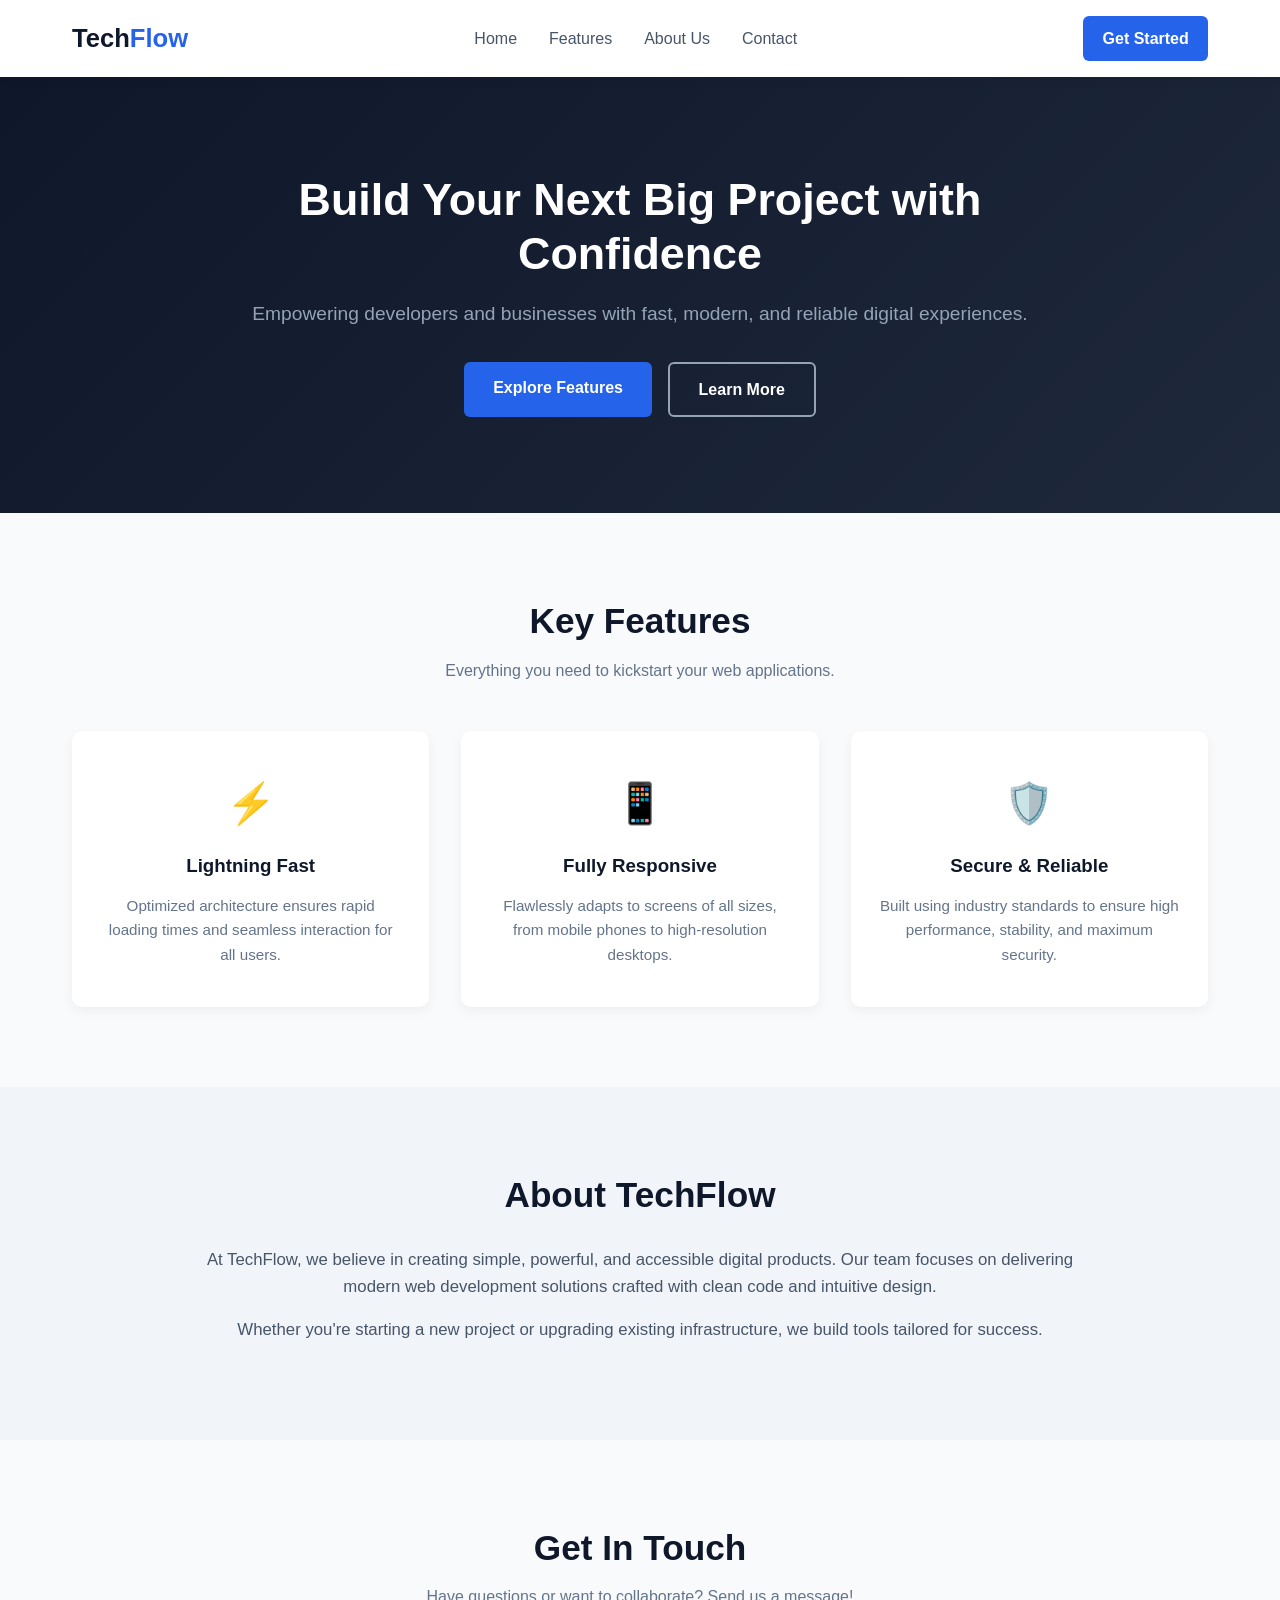
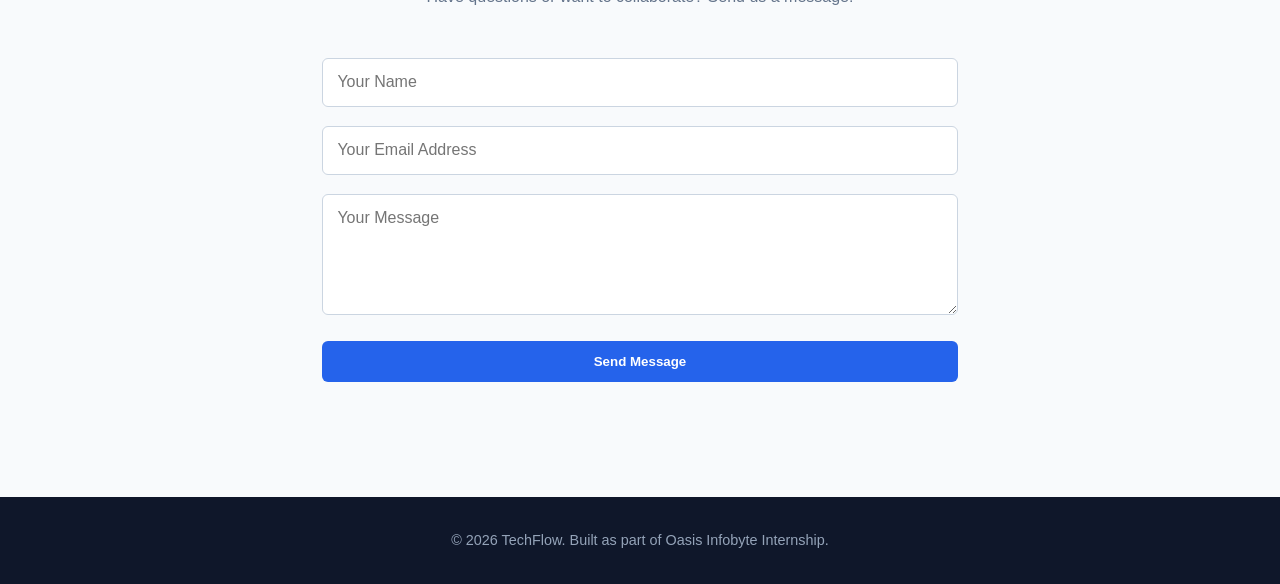
<file: WebDev-L1-LandingPage/index.html>
<!DOCTYPE html>
<html lang="en">
<head>
    <meta charset="UTF-8">
    <meta name="viewport" content="width=device-width, initial-scale=1.0">
    <title>TechFlow - Modern Web Solutions</title>
    <link rel="stylesheet" href="style.css">
</head>
<body>

    <!-- Sticky Navigation Bar -->
    <header class="header">
        <div class="nav-container">
            <a href="#" class="logo">Tech<span>Flow</span></a>
            <nav>
                <ul class="nav-links" id="navLinks">
                    <li><a href="#home">Home</a></li>
                    <li><a href="#features">Features</a></li>
                    <li><a href="#about">About Us</a></li>
                    <li><a href="#contact">Contact</a></li>
                </ul>
            </nav>
            <a href="#contact" class="nav-btn">Get Started</a>
        </div>
    </header>

    <!-- Hero Section -->
    <section id="home" class="hero">
        <div class="hero-content">
            <h1>Build Your Next Big Project with Confidence</h1>
            <p>Empowering developers and businesses with fast, modern, and reliable digital experiences.</p>
            <div class="hero-buttons">
                <a href="#features" class="btn btn-primary">Explore Features</a>
                <a href="#about" class="btn btn-secondary">Learn More</a>
            </div>
        </div>
    </section>

    <!-- Features Section -->
    <section id="features" class="features">
        <h2 class="section-title">Key Features</h2>
        <p class="section-subtitle">Everything you need to kickstart your web applications.</p>
        <div class="features-grid">
            <div class="feature-card">
                <div class="icon">⚡</div>
                <h3>Lightning Fast</h3>
                <p>Optimized architecture ensures rapid loading times and seamless interaction for all users.</p>
            </div>
            <div class="feature-card">
                <div class="icon">📱</div>
                <h3>Fully Responsive</h3>
                <p>Flawlessly adapts to screens of all sizes, from mobile phones to high-resolution desktops.</p>
            </div>
            <div class="feature-card">
                <div class="icon">🛡️</div>
                <h3>Secure & Reliable</h3>
                <p>Built using industry standards to ensure high performance, stability, and maximum security.</p>
            </div>
        </div>
    </section>

    <!-- About Section -->
    <section id="about" class="about">
        <div class="about-container">
            <div class="about-text">
                <h2>About TechFlow</h2>
                <p>At TechFlow, we believe in creating simple, powerful, and accessible digital products. Our team focuses on delivering modern web development solutions crafted with clean code and intuitive design.</p>
                <p>Whether you're starting a new project or upgrading existing infrastructure, we build tools tailored for success.</p>
            </div>
        </div>
    </section>

    <!-- Contact Section -->
    <section id="contact" class="contact">
        <h2 class="section-title">Get In Touch</h2>
        <p class="section-subtitle">Have questions or want to collaborate? Send us a message!</p>
        <form class="contact-form" id="contactForm">
            <div class="form-group">
                <input type="text" id="name" placeholder="Your Name" required>
            </div>
            <div class="form-group">
                <input type="email" id="email" placeholder="Your Email Address" required>
            </div>
            <div class="form-group">
                <textarea id="message" rows="5" placeholder="Your Message" required></textarea>
            </div>
            <button type="submit" class="btn btn-primary">Send Message</button>
            <p id="formStatus" class="form-status"></p>
        </form>
    </section>

    <!-- Footer -->
    <footer class="footer">
        <div class="footer-container">
            <p>&copy; 2026 TechFlow. Built as part of Oasis Infobyte Internship.</p>
        </div>
    </footer>

    <script src="script.js"></script>
</body>
</html>
</file>
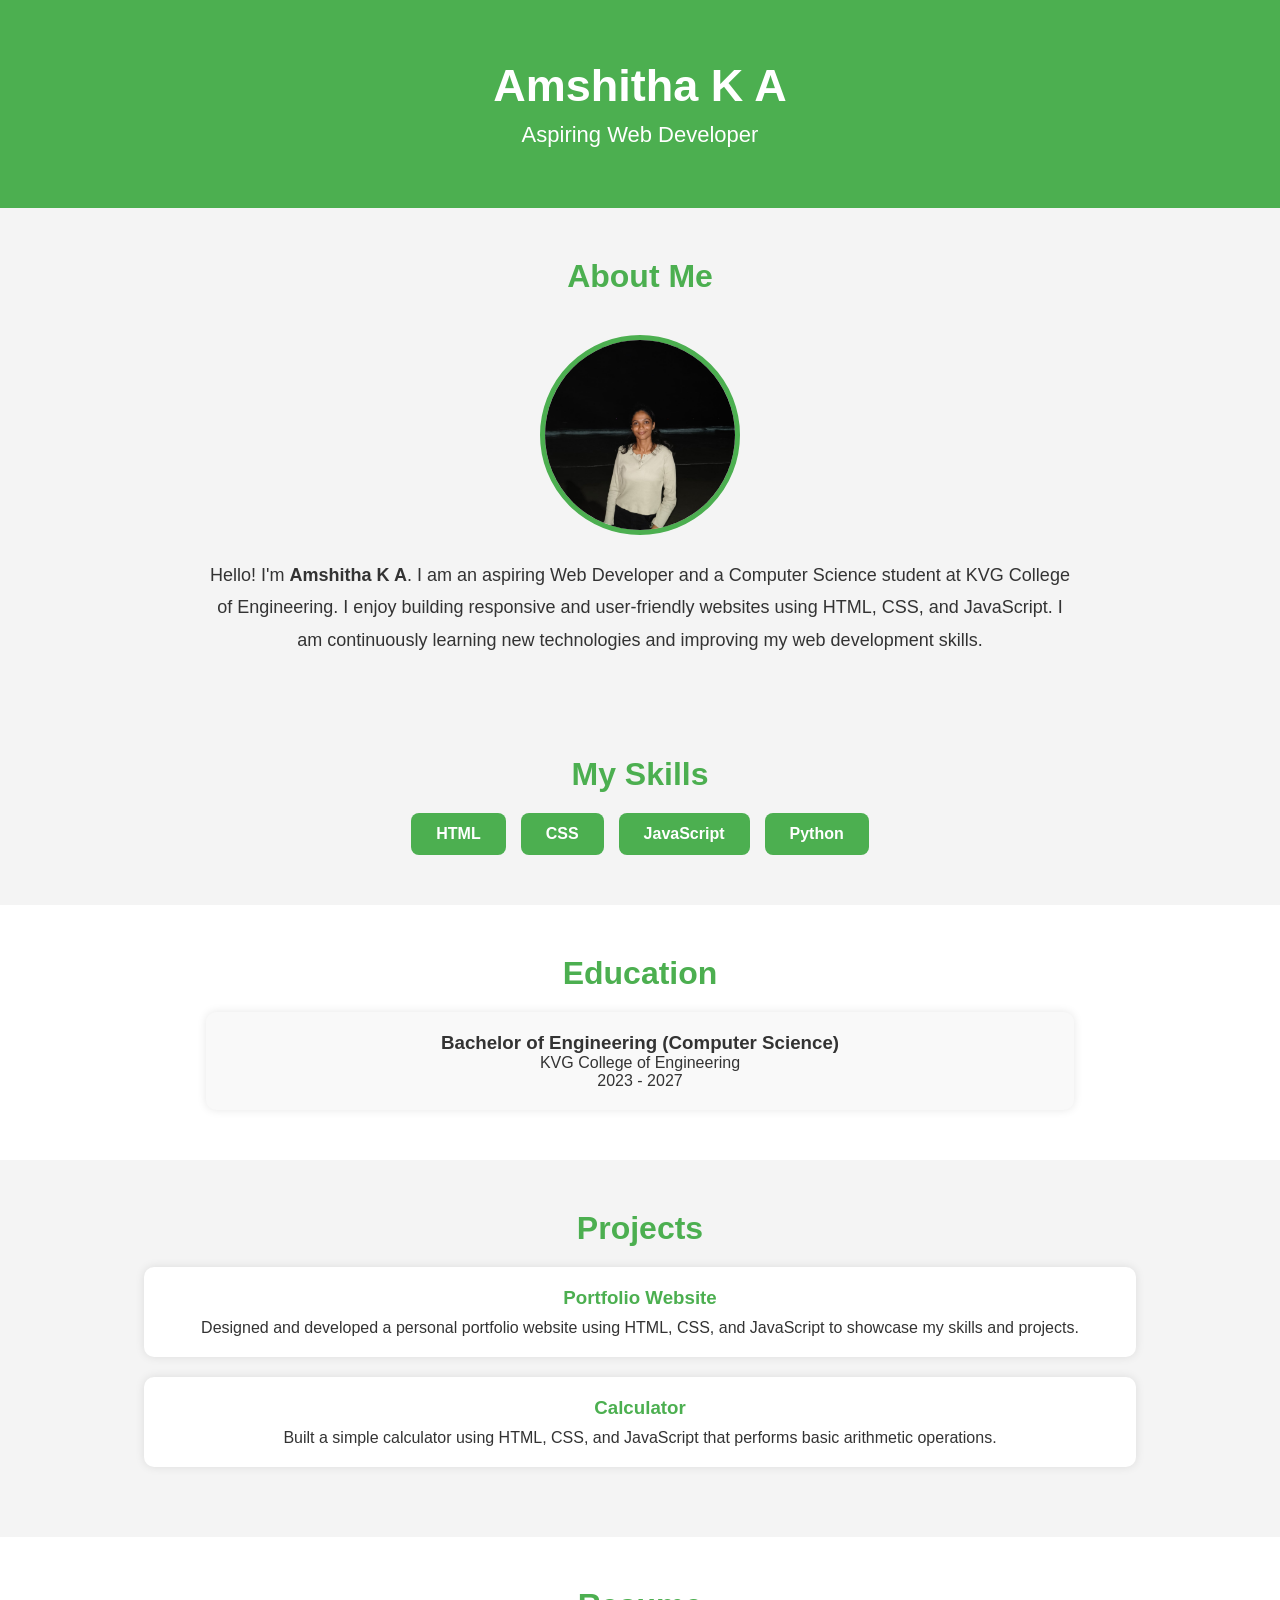
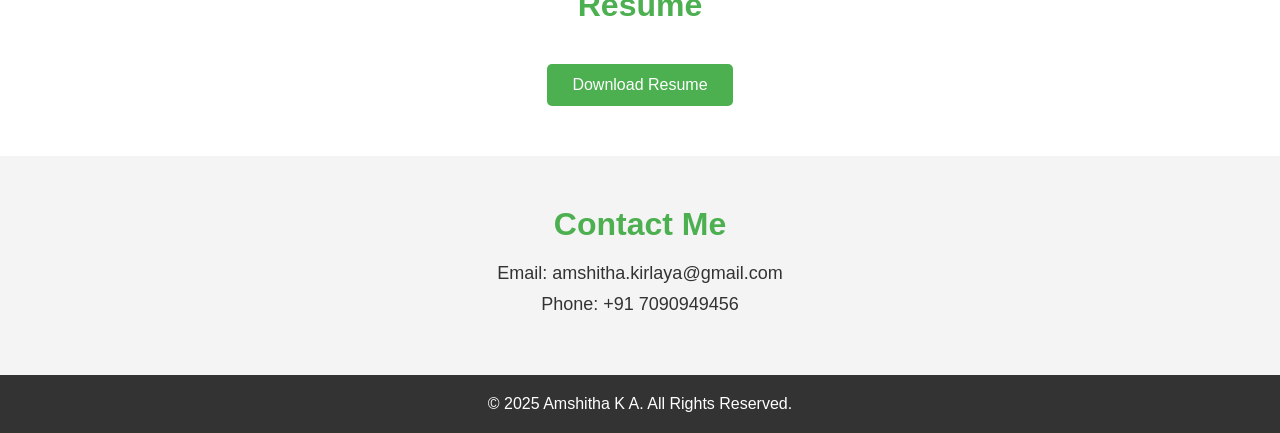
<file: WebDev-L1-PersonalPortfolio/index.html>
<!DOCTYPE html>
<html lang="en">
<head>
    <meta charset="UTF-8">
    <meta name="viewport" content="width=device-width, initial-scale=1.0">
    <title>My Portfolio</title>

    <link rel="stylesheet" href="style.css">
</head>
<body>

    <!-- Header -->
    <header>
        <h1>Amshitha K A</h1>
        <p>Aspiring Web Developer</p>
    </header>

    <!-- About Section -->
    <section class="about">
        <h2>About Me</h2>

      <img src="profile.jpg" alt="Profile Picture">

        <p>
            Hello! I'm <strong>Amshitha K A</strong>. I am an aspiring Web Developer
            and a Computer Science student at KVG College of Engineering.
            I enjoy building responsive and user-friendly websites using HTML,
            CSS, and JavaScript. I am continuously learning new technologies
            and improving my web development skills.
        </p>
    </section>

    <!-- Skills Section -->
    <section class="skills">
        <h2>My Skills</h2>

        <div class="skill-list">
            <div class="skill">HTML</div>
            <div class="skill">CSS</div>
            <div class="skill">JavaScript</div>
            <div class="skill">Python</div>
        </div>
    </section>

    <!-- Education Section -->
    <section class="education">
        <h2>Education</h2>

        <div class="edu-box">
            <h3>Bachelor of Engineering (Computer Science)</h3>
            <p>KVG College of Engineering</p>
            <p>2023 - 2027</p>
        </div>
    </section>

    <!-- Projects Section -->
    <section class="projects">
        <h2>Projects</h2>

        <div class="project-box">
            <h3>Portfolio Website</h3>
            <p>
                Designed and developed a personal portfolio website using HTML,
                CSS, and JavaScript to showcase my skills and projects.
            </p>
        </div>

        <div class="project-box">
            <h3>Calculator</h3>
            <p>
                Built a simple calculator using HTML, CSS, and JavaScript that
                performs basic arithmetic operations.
            </p>
        </div>
    </section>

    <!-- Resume Section -->
    <section class="resume">
        <h2>Resume</h2>

        <a href="resume.pdf" download>Download Resume</a>
    </section>

    <!-- Contact Section -->
    <section class="contact">
        <h2>Contact Me</h2>

        <p>Email: amshitha.kirlaya@gmail.com</p>
        <p>Phone: +91 7090949456</p>
    </section>

    <!-- Footer -->
    <footer>
        <p>&copy; 2025 Amshitha K A. All Rights Reserved.</p>
    </footer>

    <script src="script.js"></script>

</body>
</html>
</file>
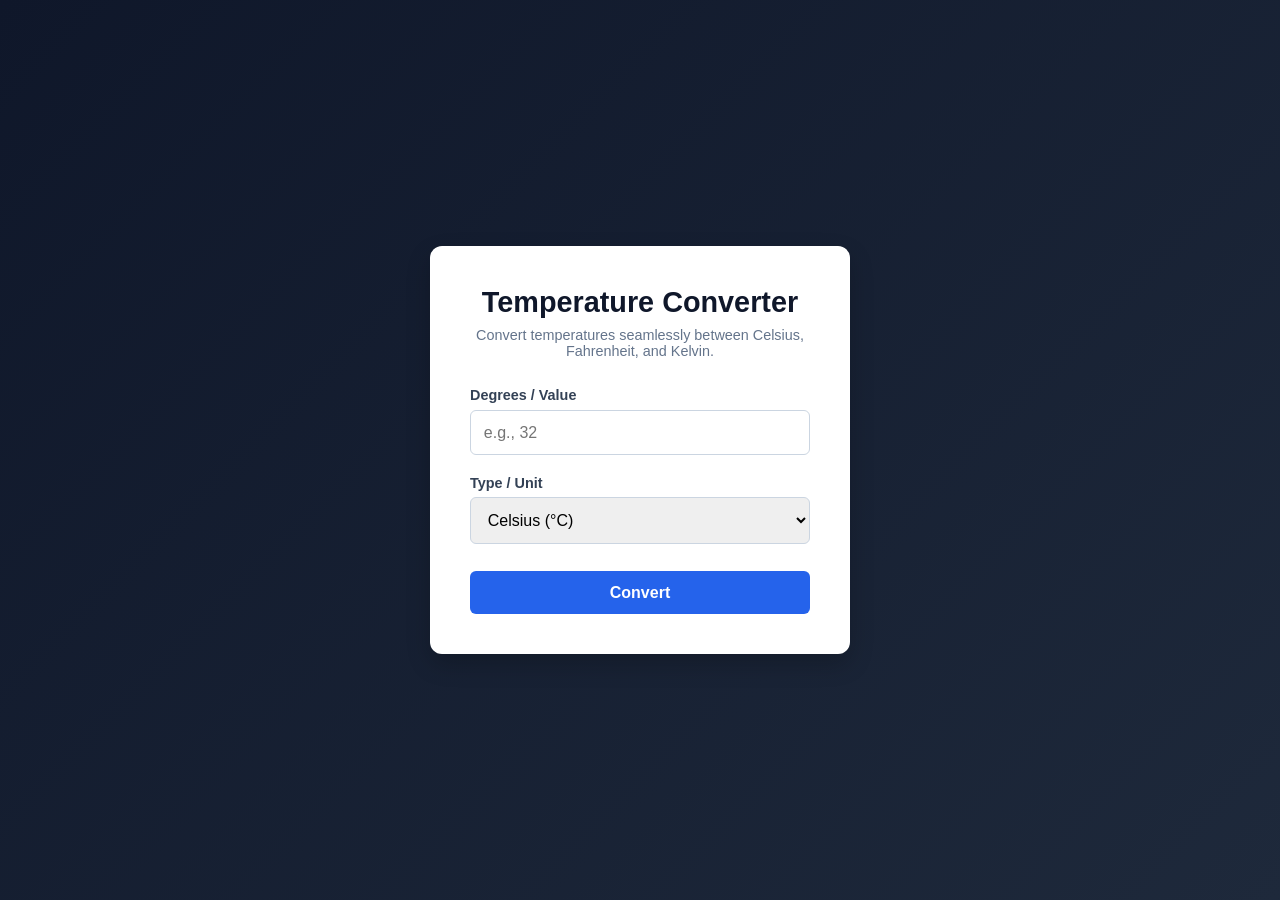
<file: WebDev-L1-TemperatureConverter/index.html>
<!DOCTYPE html>
<html lang="en">
<head>
    <meta charset="UTF-8">
    <meta name="viewport" content="width=device-width, initial-scale=1.0">
    <title>Temperature Converter</title>
    <link rel="stylesheet" href="style.css">
</head>
<body>

    <div class="converter-card">
        <h2>Temperature Converter</h2>
        <p class="subtitle">Convert temperatures seamlessly between Celsius, Fahrenheit, and Kelvin.</p>

        <form id="converterForm" onsubmit="return false;">
            <div class="input-group">
                <label for="degrees">Degrees / Value</label>
                <input type="number" id="degrees" placeholder="e.g., 32" step="any" required>
            </div>

            <div class="input-group">
                <label for="unit">Type / Unit</label>
                <select id="unit">
                    <option value="celsius">Celsius (°C)</option>
                    <option value="fahrenheit">Fahrenheit (°F)</option>
                    <option value="kelvin">Kelvin (K)</option>
                </select>
            </div>

            <button type="button" id="convertBtn" class="btn">Convert</button>
        </form>

        <div id="resultBox" class="result-box hidden">
            <h3>Converted Result:</h3>
            <p id="resultText"></p>
        </div>
    </div>

    <script src="script.js"></script>
</body>
</html>
</file>
<file: WebDev-L1-LandingPage/style.css>
/* General Resets & Typography */
* {
    margin: 0;
    padding: 0;
    box-sizing: border-box;
    font-family: 'Segoe UI', Tahoma, Geneva, Verdana, sans-serif;
    scroll-behavior: smooth;
}

body {
    color: #1e293b;
    background-color: #f8fafc;
    line-height: 1.6;
}

/* Sticky Navigation */
.header {
    position: sticky;
    top: 0;
    background-color: #ffffff;
    box-shadow: 0 2px 10px rgba(0, 0, 0, 0.08);
    z-index: 1000;
}

.nav-container {
    max-width: 1200px;
    margin: 0 auto;
    padding: 1rem 2rem;
    display: flex;
    justify-content: space-between;
    align-items: center;
}

.logo {
    font-size: 1.6rem;
    font-weight: 700;
    color: #0f172a;
    text-decoration: none;
}

.logo span {
    color: #2563eb;
}

.nav-links {
    list-style: none;
    display: flex;
    gap: 2rem;
}

.nav-links a {
    text-decoration: none;
    color: #475569;
    font-weight: 500;
    transition: color 0.3s;
}

.nav-links a:hover {
    color: #2563eb;
}

.nav-btn {
    background-color: #2563eb;
    color: #ffffff;
    padding: 0.6rem 1.2rem;
    border-radius: 6px;
    text-decoration: none;
    font-weight: 600;
    transition: background 0.3s;
}

.nav-btn:hover {
    background-color: #1d4ed8;
}

/* Hero Section */
.hero {
    background: linear-gradient(135deg, #0f172a 0%, #1e293b 100%);
    color: #ffffff;
    padding: 6rem 2rem;
    text-align: center;
}

.hero-content {
    max-width: 800px;
    margin: 0 auto;
}

.hero h1 {
    font-size: 2.8rem;
    margin-bottom: 1.2rem;
    line-height: 1.2;
}

.hero p {
    font-size: 1.2rem;
    color: #94a3b8;
    margin-bottom: 2rem;
}

.hero-buttons {
    display: flex;
    justify-content: center;
    gap: 1rem;
}

.btn {
    display: inline-block;
    padding: 0.8rem 1.8rem;
    border-radius: 6px;
    text-decoration: none;
    font-weight: 600;
    cursor: pointer;
    border: none;
    transition: transform 0.2s, background 0.3s;
}

.btn:hover {
    transform: translateY(-2px);
}

.btn-primary {
    background-color: #2563eb;
    color: #ffffff;
}

.btn-primary:hover {
    background-color: #1d4ed8;
}

.btn-secondary {
    background-color: transparent;
    border: 2px solid #94a3b8;
    color: #ffffff;
}

.btn-secondary:hover {
    background-color: #334155;
}

/* Section Headings */
.section-title {
    text-align: center;
    font-size: 2.2rem;
    color: #0f172a;
    margin-bottom: 0.5rem;
}

.section-subtitle {
    text-align: center;
    color: #64748b;
    margin-bottom: 3rem;
}

/* Features Section */
.features {
    max-width: 1200px;
    margin: 0 auto;
    padding: 5rem 2rem;
}

.features-grid {
    display: grid;
    grid-template-columns: repeat(auto-fit, minmax(280px, 1fr));
    gap: 2rem;
}

.feature-card {
    background: #ffffff;
    padding: 2.5rem 1.8rem;
    border-radius: 10px;
    text-align: center;
    box-shadow: 0 4px 12px rgba(0, 0, 0, 0.05);
    transition: transform 0.3s, box-shadow 0.3s;
}

.feature-card:hover {
    transform: translateY(-5px);
    box-shadow: 0 8px 20px rgba(0, 0, 0, 0.1);
}

.feature-card .icon {
    font-size: 2.5rem;
    margin-bottom: 1rem;
}

.feature-card h3 {
    margin-bottom: 0.8rem;
    color: #0f172a;
}

.feature-card p {
    color: #64748b;
    font-size: 0.95rem;
}

/* About Section */
.about {
    background-color: #f1f5f9;
    padding: 5rem 2rem;
}

.about-container {
    max-width: 900px;
    margin: 0 auto;
    text-align: center;
}

.about-text h2 {
    font-size: 2.2rem;
    color: #0f172a;
    margin-bottom: 1.5rem;
}

.about-text p {
    color: #475569;
    margin-bottom: 1rem;
    font-size: 1.05rem;
}

/* Contact Section */
.contact {
    max-width: 700px;
    margin: 0 auto;
    padding: 5rem 2rem;
}

.contact-form {
    display: flex;
    flex-direction: column;
    gap: 1.2rem;
}

.form-group input,
.form-group textarea {
    width: 100%;
    padding: 0.9rem;
    border: 1px solid #cbd5e1;
    border-radius: 6px;
    font-size: 1rem;
    outline: none;
    transition: border-color 0.3s;
}

.form-group input:focus,
.form-group textarea:focus {
    border-color: #2563eb;
}

.form-status {
    margin-top: 1rem;
    text-align: center;
    font-weight: 600;
}

/* Footer */
.footer {
    background-color: #0f172a;
    color: #94a3b8;
    text-align: center;
    padding: 2rem;
    font-size: 0.9rem;
}

/* Responsive Styles */
@media (max-width: 768px) {
    .nav-container {
        flex-direction: column;
        gap: 1rem;
    }
    
    .hero h1 {
        font-size: 2rem;
    }
    
    .hero-buttons {
        flex-direction: column;
    }
}
</file>
<file: WebDev-L1-PersonalPortfolio/style.css>
/* Reset */
* {
    margin: 0;
    padding: 0;
    box-sizing: border-box;
}

/* Body */
body {
    font-family: Arial, sans-serif;
    background-color: #f4f4f4;
    color: #333;
}

/* Header */
header {
    background-color: #4CAF50;
    color: white;
    text-align: center;
    padding: 60px 20px;
}

header h1 {
    font-size: 45px;
}

header p {
    font-size: 22px;
    margin-top: 10px;
}

/* All Sections */
section {
    padding: 50px 20px;
    text-align: center;
}

section h2 {
    color: #4CAF50;
    margin-bottom: 20px;
    font-size: 32px;
}

/* About Section */
.about img {
    width: 200px;
    height: 200px;
    border-radius: 50%;
    object-fit: cover;
    border: 5px solid #4CAF50;
    margin: 20px 0;
}

.about p {
    width: 70%;
    margin: auto;
    line-height: 1.8;
    font-size: 18px;
}

/* Skills */
.skill-list {
    display: flex;
    justify-content: center;
    flex-wrap: wrap;
    gap: 15px;
}

.skill {
    background-color: #4CAF50;
    color: white;
    padding: 12px 25px;
    border-radius: 8px;
    font-weight: bold;
}

/* Education */
.education {
    background-color: #ffffff;
}

.edu-box {
    width: 70%;
    margin: auto;
    background: #f9f9f9;
    padding: 20px;
    border-radius: 10px;
    box-shadow: 0 0 10px rgba(0,0,0,0.1);
}

/* Projects */
.projects {
    background-color: #f4f4f4;
}

.project-box {
    width: 80%;
    margin: 20px auto;
    background: white;
    padding: 20px;
    border-radius: 10px;
    box-shadow: 0 0 10px rgba(0,0,0,0.1);
}

.project-box h3 {
    color: #4CAF50;
    margin-bottom: 10px;
}

/* Resume */
.resume {
    background-color: white;
}

.resume a {
    display: inline-block;
    margin-top: 20px;
    background-color: #4CAF50;
    color: white;
    padding: 12px 25px;
    text-decoration: none;
    border-radius: 5px;
    transition: 0.3s;
}

.resume a:hover {
    background-color: #388E3C;
}

/* Contact */
.contact {
    background-color: #f4f4f4;
}

.contact p {
    margin: 10px 0;
    font-size: 18px;
}

/* Footer */
footer {
    background-color: #333;
    color: white;
    text-align: center;
    padding: 20px;
}
</file>
<file: WebDev-L1-TemperatureConverter/style.css>
* {
    margin: 0;
    padding: 0;
    box-sizing: border-box;
    font-family: 'Segoe UI', Tahoma, Geneva, Verdana, sans-serif;
}

body {
    background: linear-gradient(135deg, #0f172a 0%, #1e293b 100%);
    min-height: 100vh;
    display: flex;
    justify-content: center;
    align-items: center;
    padding: 1.5rem;
}

.converter-card {
    background: #ffffff;
    padding: 2.5rem;
    border-radius: 12px;
    box-shadow: 0 10px 25px rgba(0, 0, 0, 0.2);
    width: 100%;
    max-width: 420px;
}

.converter-card h2 {
    color: #0f172a;
    font-size: 1.8rem;
    margin-bottom: 0.5rem;
    text-align: center;
}

.subtitle {
    color: #64748b;
    font-size: 0.9rem;
    text-align: center;
    margin-bottom: 1.8rem;
}

.input-group {
    margin-bottom: 1.2rem;
    display: flex;
    flex-direction: column;
}

.input-group label {
    font-size: 0.9rem;
    font-weight: 600;
    color: #334155;
    margin-bottom: 0.4rem;
}

.input-group input,
.input-group select {
    padding: 0.8rem;
    border: 1.5px solid #cbd5e1;
    border-radius: 6px;
    font-size: 1rem;
    outline: none;
    transition: border-color 0.3s;
}

.input-group input:focus,
.input-group select:focus {
    border-color: #2563eb;
}

.btn {
    width: 100%;
    background-color: #2563eb;
    color: #ffffff;
    padding: 0.8rem;
    font-size: 1rem;
    font-weight: 600;
    border: none;
    border-radius: 6px;
    cursor: pointer;
    transition: background 0.3s, transform 0.1s;
    margin-top: 0.5rem;
}

.btn:hover {
    background-color: #1d4ed8;
}

.btn:active {
    transform: scale(0.98);
}

.result-box {
    margin-top: 1.5rem;
    padding: 1rem;
    background-color: #f1f5f9;
    border-left: 4px solid #2563eb;
    border-radius: 4px;
}

.result-box.hidden {
    display: none;
}

.result-box h3 {
    font-size: 0.95rem;
    color: #475569;
    margin-bottom: 0.3rem;
}

.result-box p {
    font-size: 1.1rem;
    font-weight: 700;
    color: #0f172a;
}
</file>
